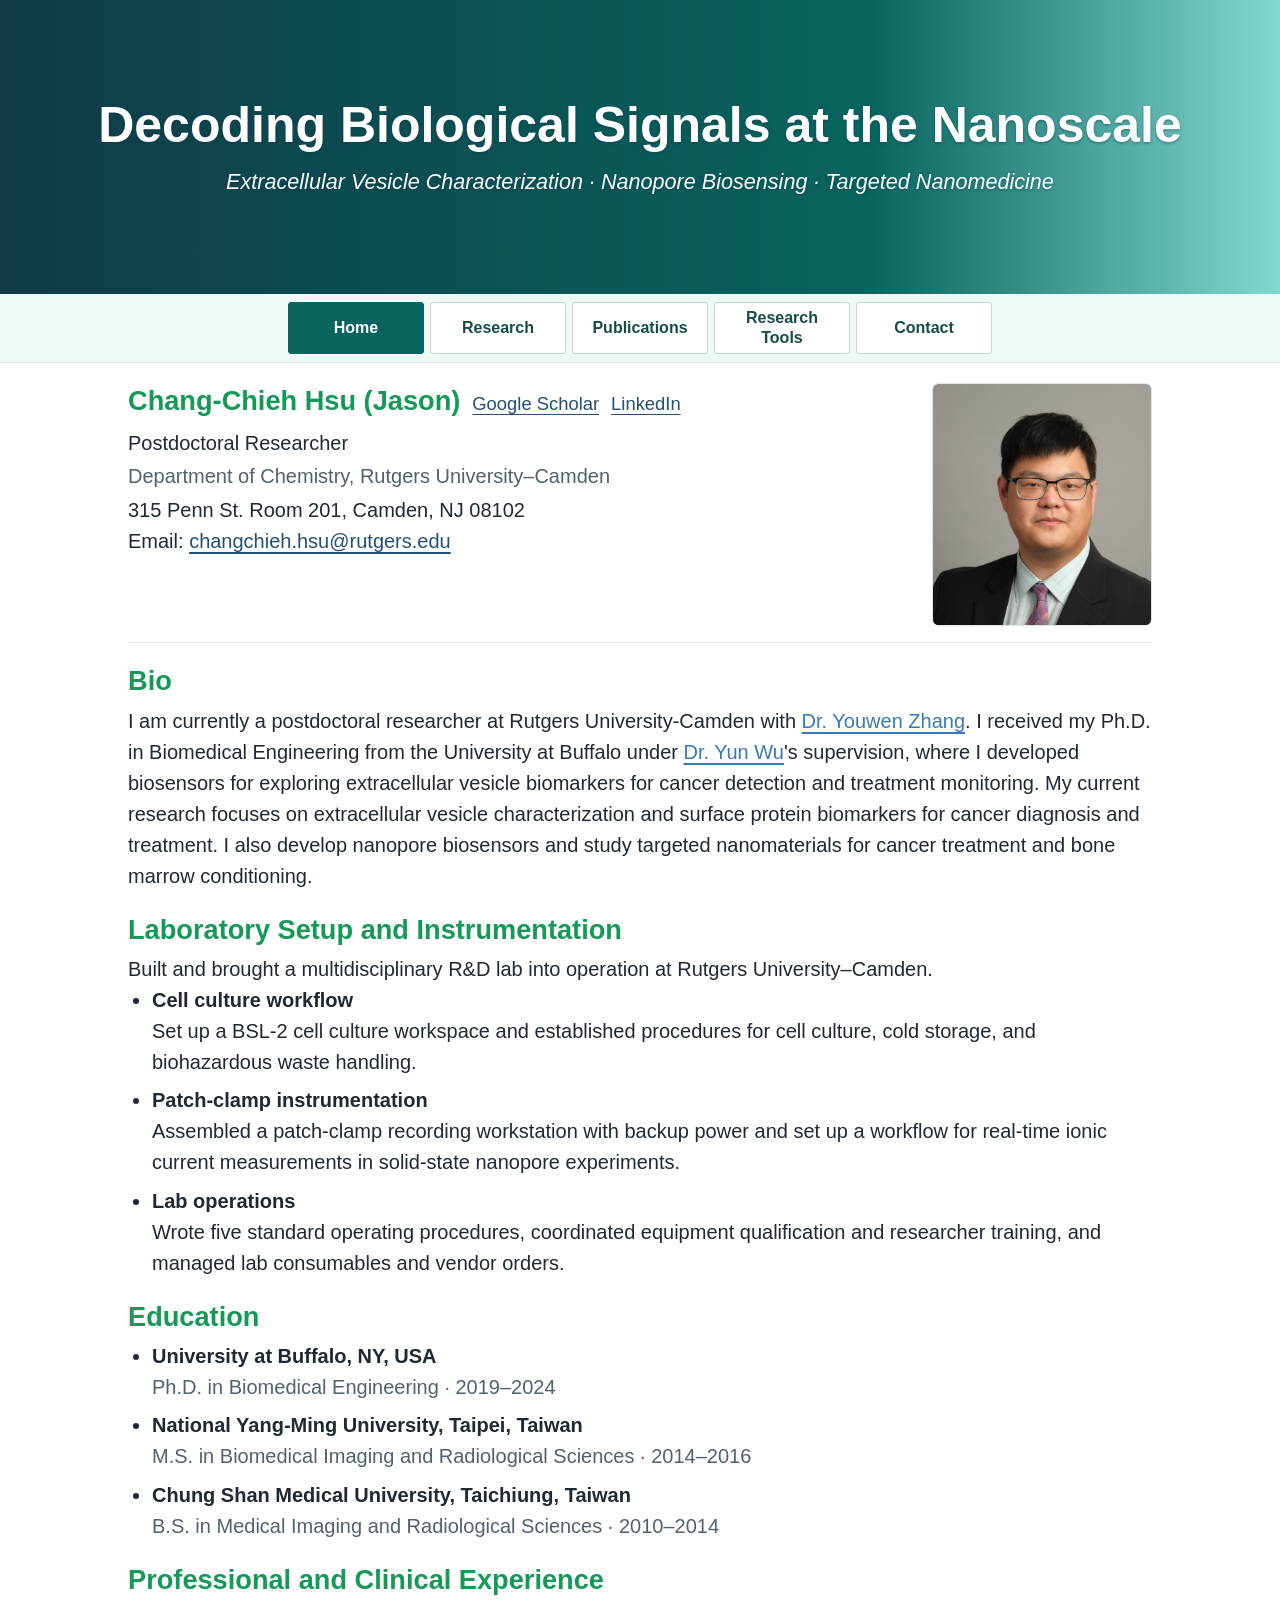
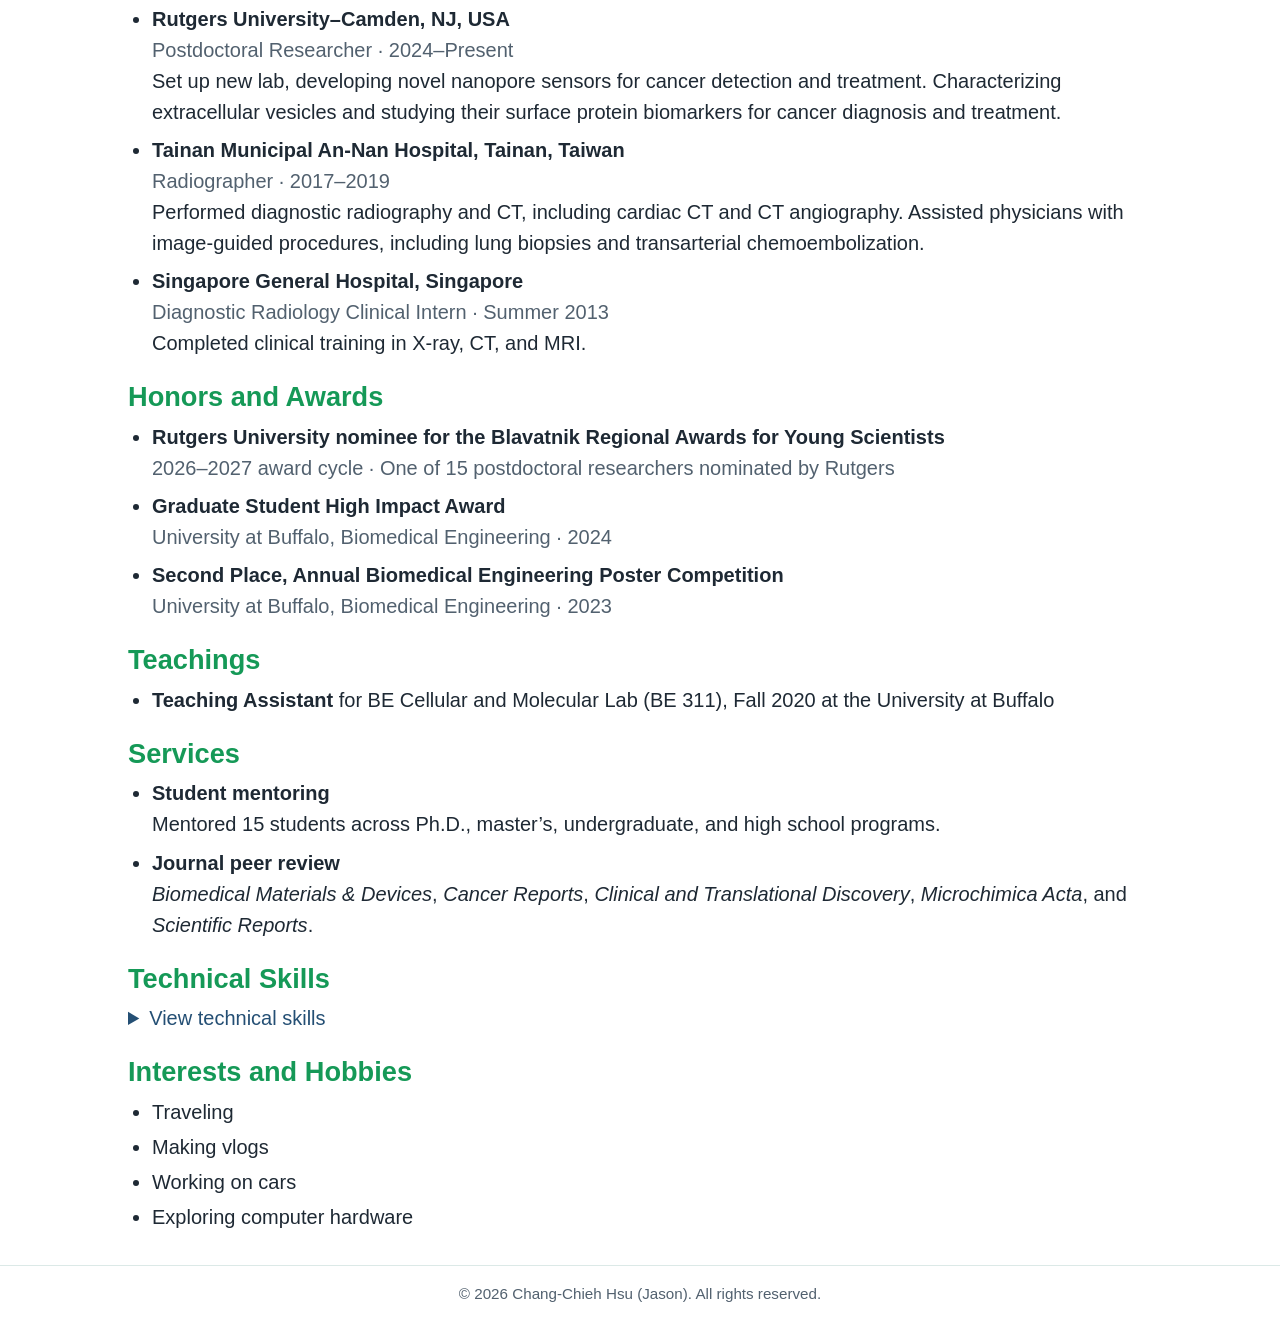
<file: index.html>
<!doctype html>
<html lang="en">
<head>
  <meta charset="utf-8">
  <meta name="viewport" content="width=device-width, initial-scale=1">

  <!-- 可修改｜瀏覽器分頁標題與搜尋結果摘要 -->
  <title>Decoding Biological Signals at the Nanoscale | Chang-Chieh Hsu (Jason)</title>
  <meta name="description" content="Chang-Chieh Hsu, postdoctoral researcher at Rutgers University–Camden. Research in extracellular vesicles, nanopore sensing, and targeted nanomedicine.">

  <style>
    :root {
      /* 可修改｜網站字體與配色。 */
      --site-font: Calibri, Carlito, "Segoe UI", Arial, sans-serif;
      --background: #ffffff;
      --text: #1e2934;
      --muted: #52616f;
      --accent: #244f74;
      --heading-green: #159957;
      --bio-link: #367AB6;
      --line: #dce4ea;
      --portrait-background: #eff4f8;
    }

    * { box-sizing: border-box; }

    body {
      margin: 0;
      background: var(--background);
      color: var(--text);
      font: 1.25rem/1.55 var(--site-font);
    }

    main {
      /* 可修改｜桌面版正文的最大寬度。 */
      width: min(100% - 3rem, 64rem);
      margin: 0 auto;
      padding: 1.25rem 0 2rem;
    }

    h1, h2, p { margin: 0; }

    h1, h2, h3, h4, h5, h6 { color: var(--heading-green); }

    h2 {
      margin-bottom: 0.45rem;
      font-size: 1.7rem;
      font-weight: 700;
      line-height: 1.3;
    }

    .home-banner-copy {
      min-width: 0;
      max-width: 68rem;
      text-shadow: 0 1px 3px rgba(16, 58, 72, 0.55);
    }

    .site-banner .home-banner-copy h1 {
      font-size: clamp(1.65rem, 4.1vw, 3.125rem);
      text-wrap: balance;
    }

    .home-banner-subtitle {
      margin: 0.75rem auto 0;
      color: #fff;
      font-size: clamp(1rem, 2vw, 1.35rem);
      line-height: 1.4;
      text-wrap: balance;
    }

    .bio-advisor { color: var(--bio-link); }

    a {
      color: var(--accent);
      text-underline-offset: 0.2em;
    }

    a:hover { text-decoration-thickness: 2px; }

    a:focus-visible {
      outline: 2px solid var(--accent);
      outline-offset: 4px;
      border-radius: 2px;
    }

    .profile {
      display: flex;
      align-items: flex-start;
      justify-content: space-between;
      gap: 1.5rem;
      padding-bottom: 1rem;
      border-bottom: 1px solid var(--line);
    }

    .position { margin-top: 0.6rem; }

    .affiliation {
      margin-top: 0.15rem;
      color: var(--muted);
    }

    .profile-contact {
      margin-top: 0.15rem;
      font-style: normal;
      overflow-wrap: anywhere;
    }

    .profile-heading {
      display: flex;
      flex-wrap: wrap;
      align-items: baseline;
      gap: 0.25rem 0.75rem;
    }

    .profile-heading h2 { margin-bottom: 0; }

    .profile-links {
      display: flex;
      flex-wrap: wrap;
      gap: 0.25rem 0.75rem;
      font-size: 1.15rem;
    }

    .portrait {
      display: grid;
      flex: 0 0 auto;
      place-items: center;
      /* 可修改｜桌面版照片寬度與長寬比。 */
      width: 220px;
      height: auto;
      aspect-ratio: 19 / 21;
      border: 1px solid var(--line);
      border-radius: 0.4rem;
      background: var(--portrait-background);
      color: var(--accent);
      object-fit: cover;
      object-position: center top;
      font: 700 2.05rem/1 var(--site-font);
    }

    section { margin-top: 1.25rem; }

    /* 可修改｜各區標題靠左排列，項目清單縮排並加圓點。 */
    .research-list,
    .cv-entries {
      margin: 0;
      padding-inline-start: 1.5rem;
      list-style: disc outside;
    }

    .research-list li + li { margin-top: 0.25rem; }
    .cv-entries li + li { margin-top: 0.45rem; }

    .cv-entries li > span {
      display: block;
      color: var(--muted);
    }

    details > summary {
      color: var(--accent);
      cursor: pointer;
    }

    details[open] > summary { margin-bottom: 0.7rem; }

    @media (max-width: 32rem) {
      main {
        width: calc(100% - 2rem);
        padding-top: 1rem;
      }

      .profile {
        gap: 0.75rem;
      }

      .portrait {
        width: clamp(6.5rem, 29vw, 8.5rem);
        font-size: 1.5rem;
      }
    }
  </style>
  <link rel="stylesheet" href="./site-header.css">
</head>

<body>
  <header class="site-banner">
    <!-- 可修改｜首頁橫幅的標題和研究方向副標題 -->
    <div class="home-banner-copy">
      <h1>Decoding Biological Signals at the Nanoscale</h1>
      <p class="home-banner-subtitle"><em>Extracellular Vesicle Characterization · Nanopore Biosensing · Targeted Nanomedicine</em></p>
    </div>
  </header>
  <nav class="site-nav" aria-label="Main navigation">
    <a href="./index.html" aria-current="page">Home</a>
    <a href="./research-interests.html">Research</a>
    <a href="./publications.html">Publications</a>
    <a href="./research-tools.html">Research Tools</a>
    <a href="./contact.html">Contact</a>
  </nav>

  <main>
    <header class="profile">
      <div>
        <!-- 可修改｜橫幅下方顯示的姓名、職稱、學校、地址和 Email -->
        <div class="profile-heading">
          <h2>Chang-Chieh Hsu (Jason)</h2>
          <!-- 可修改｜姓名後方的 Google Scholar 和 LinkedIn 連結 -->
          <p class="profile-links">
            <a href="https://scholar.google.com.tw/citations?user=eOPQp7AAAAAJ&amp;hl=zh-TW">Google Scholar</a>
            <a href="https://www.linkedin.com/in/jason-hsu-55351a210/">LinkedIn</a>
          </p>
        </div>
        <p class="position">Postdoctoral Researcher</p>
        <p class="affiliation">Department of Chemistry, Rutgers University–Camden</p>
        <address class="profile-contact">
          315 Penn St. Room 201, Camden, NJ 08102<br>
          Email: <a href="mailto:changchieh.hsu@rutgers.edu">changchieh.hsu@rutgers.edu</a>
        </address>

      </div>
 
      <img class="portrait" src="./profile.jpg" alt="Portrait of Chang-Chieh Hsu" width="220" height="243">
    </header>

    <section aria-labelledby="bio">
      <h2 id="bio">Bio</h2>
      <!-- 可修改｜自我介紹。直接替換 p 標籤之間的文字。 -->
      <p>I am currently a postdoctoral researcher at Rutgers University-Camden with <a class="bio-advisor" href="https://sites.rutgers.edu/youwen-zhang/" target="_blank" rel="noopener">Dr. Youwen Zhang</a>. I received my Ph.D. in Biomedical Engineering from the University at Buffalo under <a class="bio-advisor" href="https://www.acsu.buffalo.edu/~ywu32/" target="_blank" rel="noopener">Dr. Yun Wu</a>'s supervision, where I developed biosensors for exploring extracellular vesicle biomarkers for cancer detection and treatment monitoring. My current research focuses on extracellular vesicle characterization and surface protein biomarkers for cancer diagnosis and treatment. I also develop nanopore biosensors and study targeted nanomaterials for cancer treatment and bone marrow conditioning.</p>
    </section>

    <!-- 可修改｜博士後期間的實驗室建置與儀器架設。 -->
    <section aria-labelledby="lab-development">
      <h2 id="lab-development">Laboratory Setup and Instrumentation</h2>
      <p>Built and brought a multidisciplinary R&amp;D lab into operation at Rutgers University–Camden.
      <ul class="cv-entries">
        <li><strong>Cell culture workflow</strong><p>Set up a BSL-2 cell culture workspace and established procedures for cell culture, cold storage, and biohazardous waste handling.</p></li>
        <li><strong>Patch-clamp instrumentation</strong><p>Assembled a patch-clamp recording workstation with backup power and set up a workflow for real-time ionic current measurements in solid-state nanopore experiments.</p></li>
        <li><strong>Lab operations</strong><p>Wrote five standard operating procedures, coordinated equipment qualification and researcher training, and managed lab consumables and vendor orders.</p></li>
      </ul>
    </section>

    <!-- 可修改｜學歷。每個 li 是一筆學位資料。 -->
    <section aria-labelledby="education">
      <h2 id="education">Education</h2>
      <ul class="cv-entries">
        <li><strong>University at Buffalo, NY, USA</strong><span>Ph.D. in Biomedical Engineering · 2019–2024</span></li>
        <li><strong>National Yang-Ming University, Taipei, Taiwan</strong><span>M.S. in Biomedical Imaging and Radiological Sciences · 2014–2016</span></li>
        <li><strong>Chung Shan Medical University, Taichiung, Taiwan</strong><span>B.S. in Medical Imaging and Radiological Sciences · 2010–2014</span></li>
      </ul>
    </section>

    <!-- 可修改｜工作和研究經歷。 -->
    <section aria-labelledby="experience">
      <h2 id="experience">Professional and Clinical Experience</h2>
      <ul class="cv-entries">
        <li>
          <strong>Rutgers University–Camden, NJ, USA</strong><span>Postdoctoral Researcher · 2024–Present</span>
          <p>Set up new lab, developing novel nanopore sensors for cancer detection and treatment. Characterizing extracellular vesicles and studying their surface protein biomarkers for cancer diagnosis and treatment.</p>
        </li>
        <li>
          <strong>Tainan Municipal An-Nan Hospital, Tainan, Taiwan</strong><span>Radiographer · 2017–2019</span>
          <p>Performed diagnostic radiography and CT, including cardiac CT and CT angiography. Assisted physicians with image-guided procedures, including lung biopsies and transarterial chemoembolization.</p>
        </li>
        <li>
          <strong>Singapore General Hospital, Singapore</strong><span>Diagnostic Radiology Clinical Intern · Summer 2013</span>
          <p>Completed clinical training in X-ray, CT, and MRI.</p>
        </li>
      </ul>
    </section>

    <!-- 可修改｜獎項及提名。 -->
    <section aria-labelledby="awards">
      <h2 id="awards">Honors and Awards</h2>
      <ul class="cv-entries">
        <li><strong>Rutgers University nominee for the Blavatnik Regional Awards for Young Scientists</strong><span>2026–2027 award cycle · One of 15 postdoctoral researchers nominated by Rutgers</span></li>
        <li><strong>Graduate Student High Impact Award</strong><span>University at Buffalo, Biomedical Engineering · 2024</span></li>
        <li><strong>Second Place, Annual Biomedical Engineering Poster Competition</strong><span>University at Buffalo, Biomedical Engineering · 2023</span></li>
      </ul>
    </section>

    <!-- 可修改｜教學經歷。 -->
    <section aria-labelledby="teachings">
      <h2 id="teachings">Teachings</h2>
      <ul class="research-list">
        <li><strong>Teaching Assistant</strong> for BE Cellular and Molecular Lab (BE 311), Fall 2020 at the University at Buffalo</li>
      </ul>
    </section>

    <!-- 可修改｜學生指導與期刊審稿。 -->
    <section aria-labelledby="service">
      <h2 id="service">Services</h2>
      <ul class="cv-entries">
        <li><strong>Student mentoring</strong><p>Mentored 15 students across Ph.D., master’s, undergraduate, and high school programs.</p></li>
        <li><strong>Journal peer review</strong><p><cite>Biomedical Materials &amp; Devices</cite>, <cite>Cancer Reports</cite>, <cite>Clinical and Translational Discovery</cite>, <cite>Microchimica Acta</cite>, and <cite>Scientific Reports</cite>.</p></li>
      </ul>
    </section>

    <!-- 可修改｜技術技能。 -->
    <section aria-labelledby="skills">
      <h2 id="skills">Technical Skills</h2>
      <details>
        <summary>View technical skills</summary>
        <ul class="cv-entries">
          <li><strong>Cell and molecular assays</strong><p>2D and 3D cell culture, MTT, CCK-8, Western blot, ELISA, qRT-PCR, immunohistochemistry, and miRNA and DNA sample preparation.</p></li>
          <li><strong>Extracellular vesicle characterization and biosensing</strong><p>Nanoparticle tracking analysis (NTA), surface plasmon resonance (SPR), solid-state nanopores, and patch-clamp electrochemistry.</p></li>
          <li><strong>Nanomaterials synthesis and characterization</strong><p>Hydrothermal synthesis, core–shell and mesoporous silica synthesis, bioconjugation, X-ray diffraction, dynamic light scattering, TEM, photoluminescence and UV–vis spectroscopy, confocal and TIRF microscopy, and electron-beam gold deposition.</p></li>
          <li><strong>Data analysis and design</strong><p>SPSS, GraphPad Prism, Excel, and Autodesk Fusion 360 for 3D CAD.</p></li>
          <li><strong>Medical imaging</strong><p>Diagnostic radiography, portable X-ray, CT, and PET/CT.</p></li>
        </ul>
      </details>
    </section>

    <!-- 可修改｜興趣與愛好。 -->
    <section aria-labelledby="hobbies">
      <h2 id="hobbies">Interests and Hobbies</h2>
      <ul class="research-list">
        <li>Traveling</li>
        <li>Making vlogs</li>
        <li>Working on cars</li>
        <li>Exploring computer hardware</li>
      </ul>
    </section>
  </main>
  <footer class="site-footer">
    <p>&copy; 2026 Chang-Chieh Hsu (Jason). All rights reserved.</p>
  </footer>
  <script>
    // 可修改｜停用全站右鍵選單。移除此段 script 可恢復預設功能。
    document.addEventListener('contextmenu', (event) => {
      event.preventDefault();
    });
  </script>
</body>
</html>
</file>
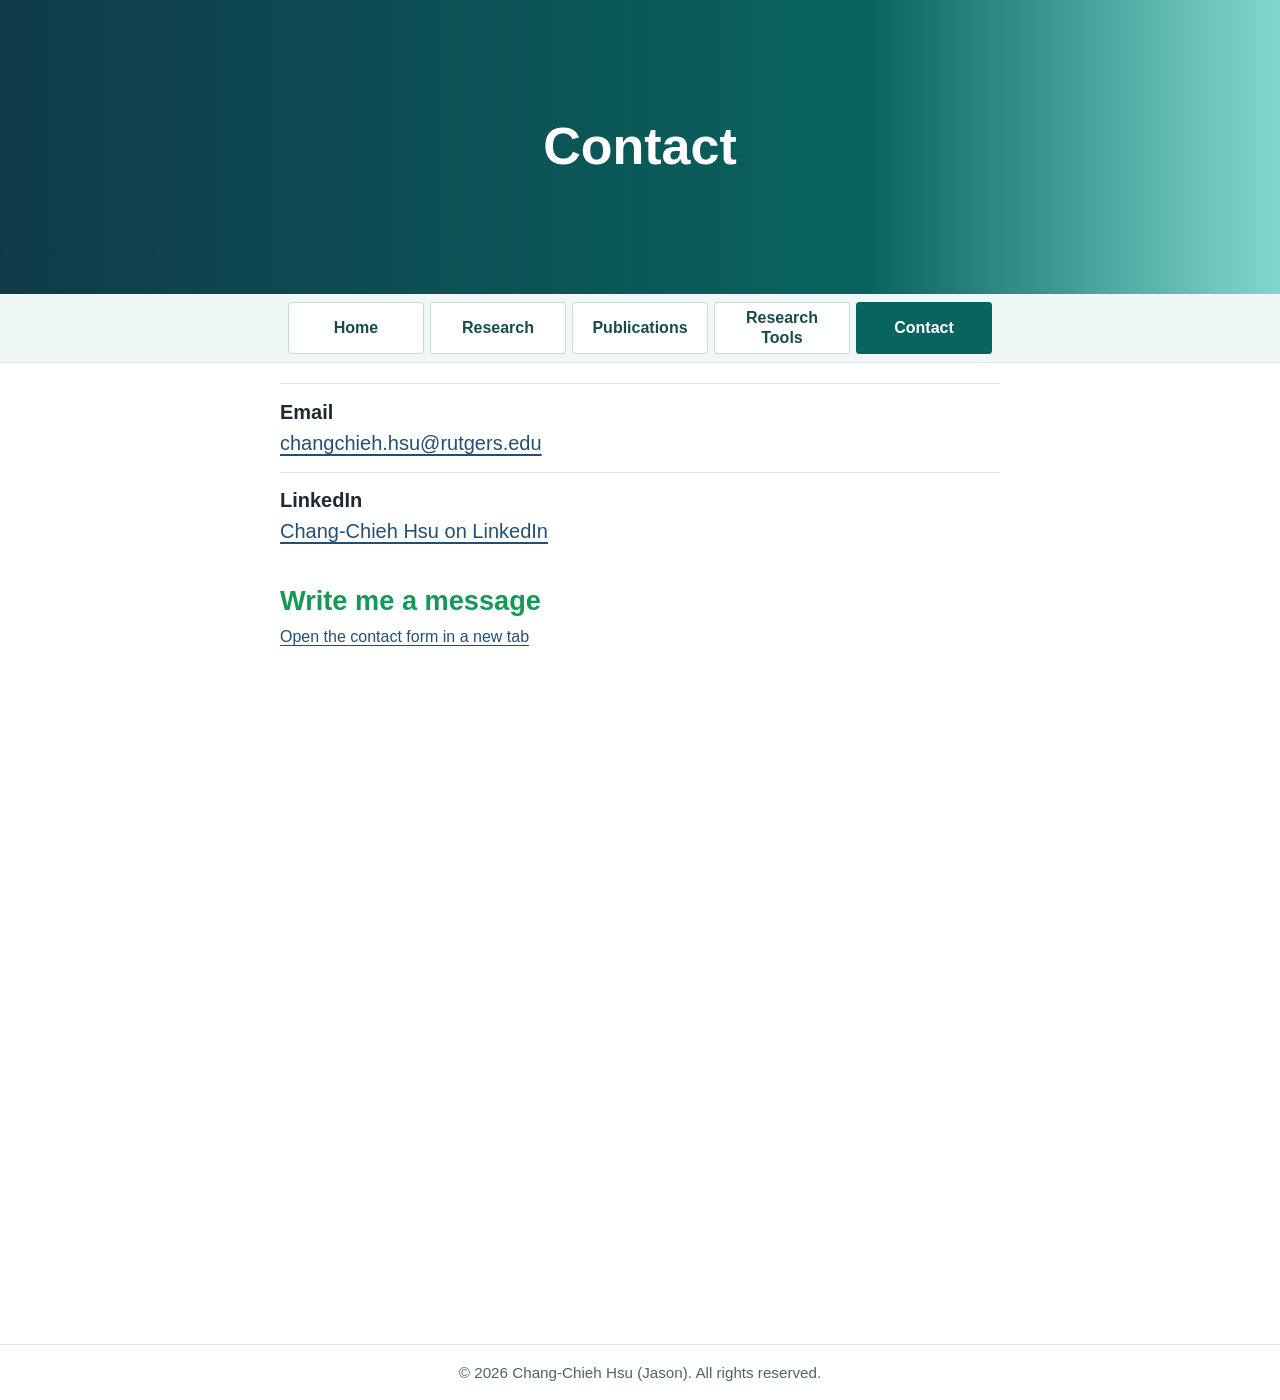
<file: contact.html>
<!doctype html>
<html lang="en">
<head>
  <meta charset="utf-8">
  <meta name="viewport" content="width=device-width, initial-scale=1">
  <title>Contact | Chang-Chieh Hsu (Jason)</title>
  <meta name="description" content="Contact Chang-Chieh Hsu, postdoctoral researcher at Rutgers University–Camden.">
  <style>
    :root {
      /* 可修改｜網站字體與配色。 */
      --site-font: Calibri, Carlito, "Segoe UI", Arial, sans-serif;
      --background: #ffffff;
      --text: #1e2934;
      --accent: #244f74;
      --heading-green: #159957;
      --line: #dce4ea;
    }

    * { box-sizing: border-box; }

    body {
      margin: 0;
      background: var(--background);
      color: var(--text);
      font: 1.25rem/1.55 var(--site-font);
    }

    main {
      /* 可修改｜桌面版正文的最大寬度。 */
      width: min(100% - 2rem, 45rem);
      margin: 0 auto;
      padding: 1.25rem 0 2rem;
    }

    h1, h2, p { margin: 0; }

    h2 {
      color: var(--heading-green);
      margin-bottom: 0.45rem;
      font-size: 1.7rem;
      font-weight: 700;
      line-height: 1.3;
    }

    a { color: var(--accent); text-underline-offset: 0.2em; }
    a:focus-visible { outline: 2px solid var(--accent); outline-offset: 4px; }
    .contact-details { margin: 0; overflow-wrap: anywhere; }
    .contact-details div { padding: 0.8rem 0; border-top: 1px solid var(--line); }
    .contact-details dt { font-weight: 700; }
    .contact-details dd { margin: 0; }
    .message-section { margin-top: 1.4rem; }
    .message-form-link { font-size: 1rem; }
    .tally-form {
      display: block;
      width: 100%;
      margin-top: 0.75rem;
      border: 0;
    }

  </style>
  <link rel="stylesheet" href="./site-header.css">
</head>
<body>
  <header class="site-banner">
    <h1>Contact</h1>
  </header>
  <nav class="site-nav" aria-label="Main navigation">
    <a href="./index.html">Home</a>
    <a href="./research-interests.html">Research</a>
    <a href="./publications.html">Publications</a>
    <a href="./research-tools.html">Research Tools</a>
    <a href="./contact.html" aria-current="page">Contact</a>
  </nav>
  <main>
    <section aria-label="Contact information">
      <!-- 可修改｜電子郵件和 LinkedIn。更新 Email 時請同時修改 href 和顯示文字。 -->
      <dl class="contact-details">
        <div>
          <dt>Email</dt>
          <dd><a href="mailto:changchieh.hsu@rutgers.edu">changchieh.hsu@rutgers.edu</a></dd>
        </div>
        <div>
          <dt>LinkedIn</dt>
          <dd><a href="https://www.linkedin.com/in/jason-hsu-55351a210/">Chang-Chieh Hsu on LinkedIn</a></dd>
        </div>
      </dl>
    </section>
    <section class="message-section" aria-labelledby="message-title">
      <h2 id="message-title">Write me a message</h2>
      <!-- 可修改｜換表單時同步更新公開連結與嵌入網址。 -->
      <p class="message-form-link"><a href="https://tally.so/r/aO5X1y" target="_blank" rel="noopener">Open the contact form in a new tab</a></p>
      <iframe
        class="tally-form"
        data-tally-src="https://tally.so/embed/aO5X1y?alignLeft=1&amp;hideTitle=1&amp;transparentBackground=1&amp;dynamicHeight=1"
        height="650"
        loading="lazy"
        title="Contact form"></iframe>
    </section>
  </main>
  <footer class="site-footer">
    <p>&copy; 2026 Chang-Chieh Hsu (Jason). All rights reserved.</p>
  </footer>
  <script src="https://tally.so/widgets/embed.js" async onload="Tally.loadEmbeds()"></script>
</body>
</html>
</file>
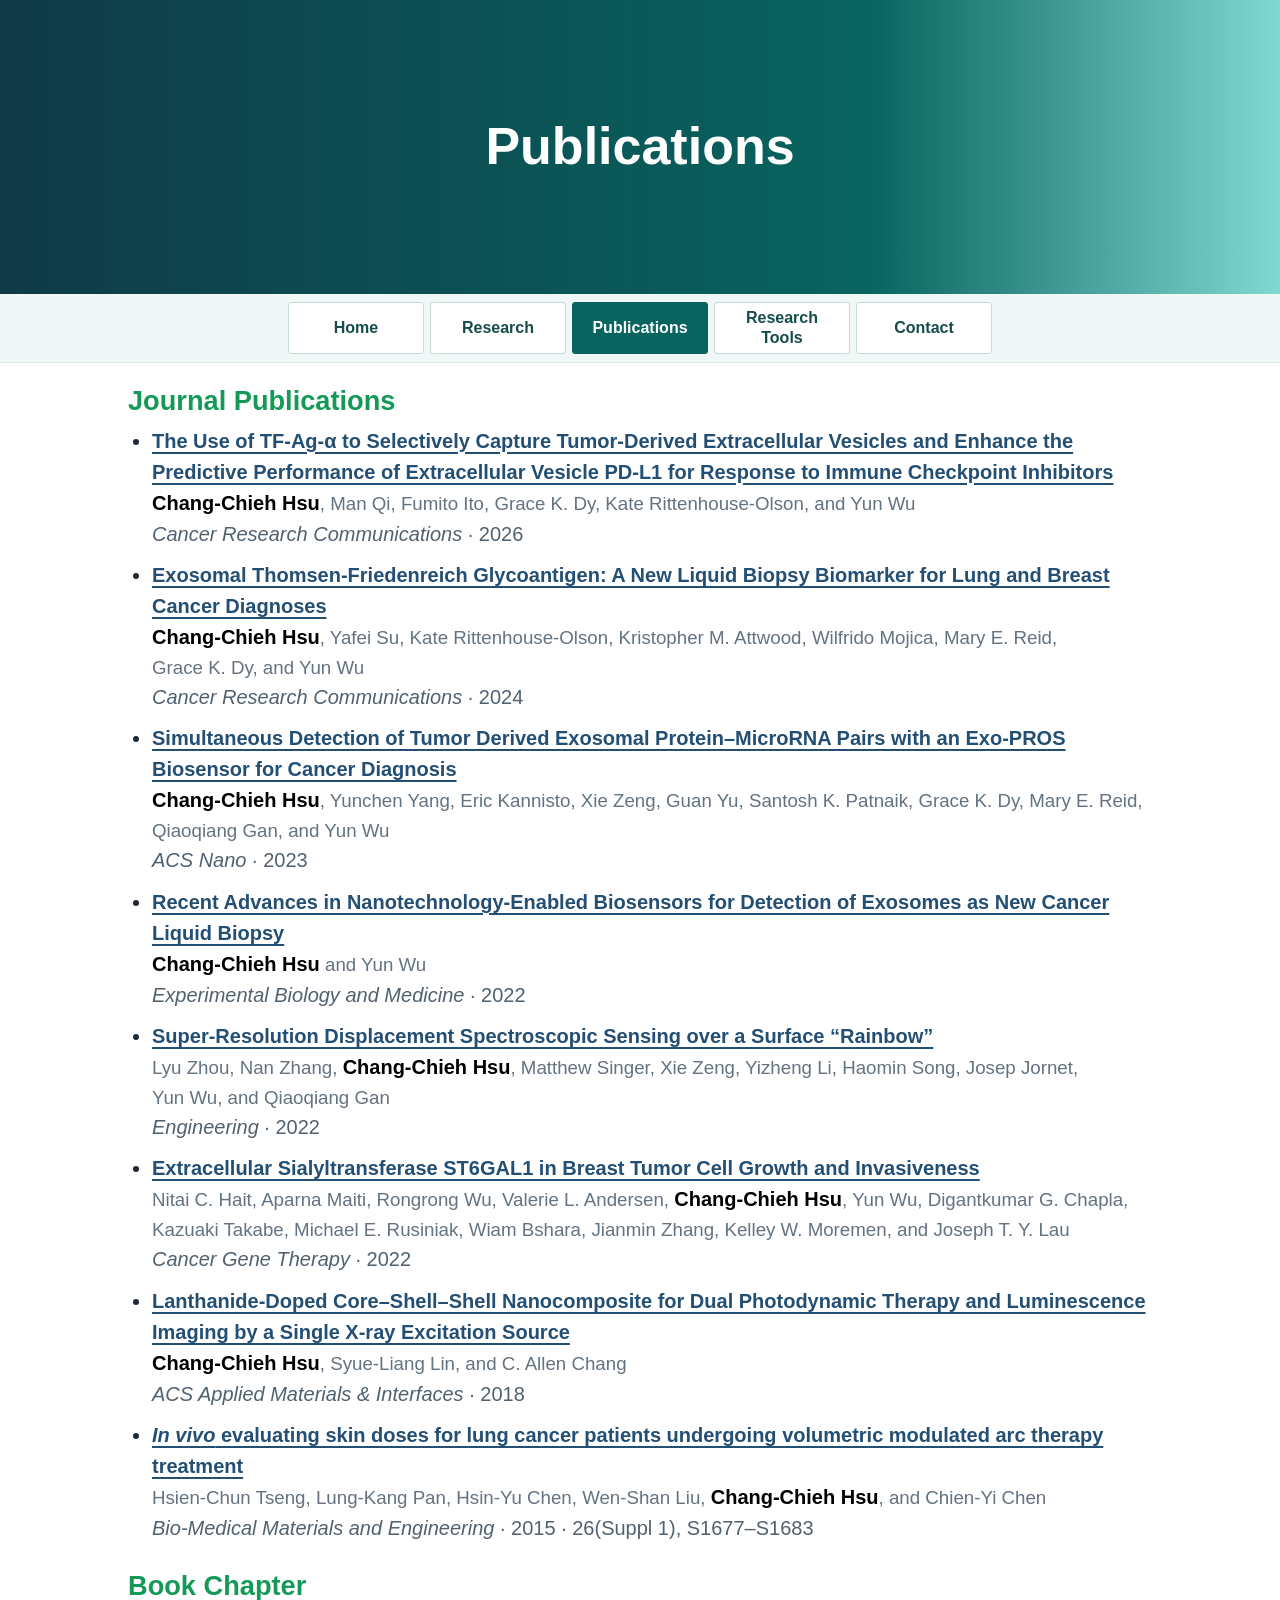
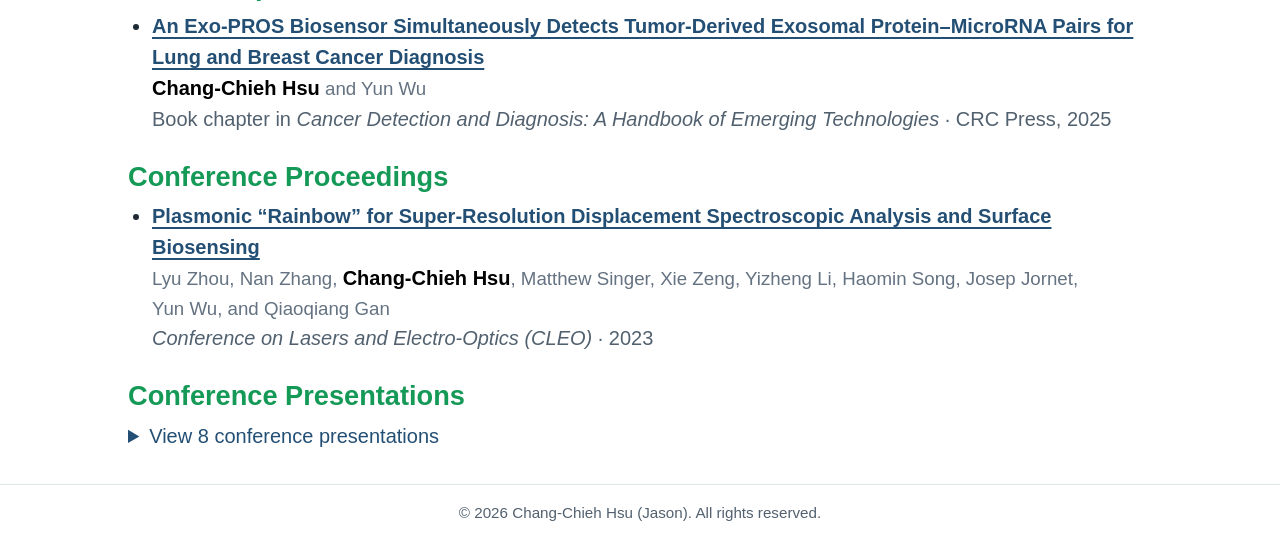
<file: publications.html>
<!doctype html>
<html lang="en">
<head>
  <meta charset="utf-8">
  <meta name="viewport" content="width=device-width, initial-scale=1">
  <title>Publications | Chang-Chieh Hsu (Jason)</title>
  <meta name="description" content="Journal articles, book chapters, conference proceedings, and presentations by Chang-Chieh Hsu.">
  <style>
    :root {
      /* 可修改｜網站字體與配色。 */
      --site-font: Calibri, Carlito, "Segoe UI", Arial, sans-serif;
      --background: #ffffff;
      --text: #1e2934;
      --accent: #244f74;
      --heading-green: #159957;
      --muted: #52616f;
    }

    * { box-sizing: border-box; }

    body {
      margin: 0;
      background: var(--background);
      color: var(--text);
      font: 1.25rem/1.55 var(--site-font);
    }

    main {
      /* 可修改｜桌面版正文的最大寬度。 */
      width: min(100% - 2rem, 64rem);
      margin: 0 auto;
      padding: 1.25rem 0 2rem;
    }

    h1, h2, p { margin: 0; }

    h2 {
      color: var(--heading-green);
      margin-bottom: 0.45rem;
      font-size: 1.7rem;
      font-weight: 700;
      line-height: 1.3;
    }

    a { color: var(--accent); text-underline-offset: 0.2em; }
    a:focus-visible { outline: 2px solid var(--accent); outline-offset: 4px; }
    section + section { margin-top: 1.5rem; }

    .publications {
      margin: 0;
      padding-inline-start: 1.5rem;
      list-style: disc outside;
    }

    .publications li + li { margin-top: 0.65rem; }

    .paper-title { font-weight: 650; }
    .paper-details { color: var(--muted); }
    .paper-authors {
      color: #647281;
      font-weight: 400;
      font-size: 1.17rem;
    }

    /* 每位作者的姓名在同一行顯示。 */
    .paper-authors .author-name { white-space: nowrap; }

    /* 可修改｜作者列中自己的名字。 */
    .paper-authors .author-self {
      color: #000;
      font-size: 1.25rem;
      font-weight: 800;
    }

    .cv-entries {
      margin: 0;
      padding-inline-start: 1.5rem;
      list-style: disc outside;
    }

    .cv-entries li + li { margin-top: 0.45rem; }

    .cv-entries li > span {
      display: block;
      color: var(--muted);
    }

    details > summary {
      color: var(--accent);
      cursor: pointer;
    }

    details[open] > summary { margin-bottom: 0.7rem; }

  </style>
  <link rel="stylesheet" href="./site-header.css">
</head>
<body>
  <header class="site-banner">
    <h1>Publications</h1>
  </header>
  <nav class="site-nav" aria-label="Main navigation">
    <a href="./index.html">Home</a>
    <a href="./research-interests.html">Research</a>
    <a href="./publications.html" aria-current="page">Publications</a>
    <a href="./research-tools.html">Research Tools</a>
    <a href="./contact.html">Contact</a>
  </nav>
  <main>

    <section aria-labelledby="publications">
      <h2 id="publications">Journal Publications</h2>
      <!-- 可修改｜期刊論文。新增時複製一組 li，替換 DOI 網址、標題、作者、期刊與年份。
           每位作者使用一個 author-name 標籤。新發表的論文可放在清單最上面。 -->
      <ul class="publications">
        <li>
          <a class="paper-title" href="https://doi.org/10.1158/2767-9764.CRC-26-0214">The Use of TF-Ag-α to Selectively Capture Tumor-Derived Extracellular Vesicles and Enhance the Predictive Performance of Extracellular Vesicle PD-L1 for Response to Immune Checkpoint Inhibitors</a>
          <p class="paper-details paper-authors">
            <span class="author-name"><strong class="author-self">Chang-Chieh Hsu</strong>,</span>
            <span class="author-name">Man Qi,</span>
            <span class="author-name">Fumito Ito,</span>
            <span class="author-name">Grace K. Dy,</span>
            <span class="author-name">Kate Rittenhouse-Olson,</span>
            and&nbsp;<span class="author-name">Yun Wu</span>
          </p>
          <p class="paper-details"><cite>Cancer Research Communications</cite> · 2026</p>
        </li>
        <li>
          <a class="paper-title" href="https://doi.org/10.1158/2767-9764.CRC-23-0505">Exosomal Thomsen-Friedenreich Glycoantigen: A New Liquid Biopsy Biomarker for Lung and Breast Cancer Diagnoses</a>
          <p class="paper-details paper-authors">
            <span class="author-name"><strong class="author-self">Chang-Chieh Hsu</strong>,</span>
            <span class="author-name">Yafei Su,</span>
            <span class="author-name">Kate Rittenhouse-Olson,</span>
            <span class="author-name">Kristopher M. Attwood,</span>
            <span class="author-name">Wilfrido Mojica,</span>
            <span class="author-name">Mary E. Reid,</span>
            <span class="author-name">Grace K. Dy,</span>
            and&nbsp;<span class="author-name">Yun Wu</span>
          </p>
          <p class="paper-details"><cite>Cancer Research Communications</cite> · 2024</p>
        </li>
        <li>
          <a class="paper-title" href="https://doi.org/10.1021/acsnano.2c10970">Simultaneous Detection of Tumor Derived Exosomal Protein–MicroRNA Pairs with an Exo-PROS Biosensor for Cancer Diagnosis</a>
          <p class="paper-details paper-authors">
            <span class="author-name"><strong class="author-self">Chang-Chieh Hsu</strong>,</span>
            <span class="author-name">Yunchen Yang,</span>
            <span class="author-name">Eric Kannisto,</span>
            <span class="author-name">Xie Zeng,</span>
            <span class="author-name">Guan Yu,</span>
            <span class="author-name">Santosh K. Patnaik,</span>
            <span class="author-name">Grace K. Dy,</span>
            <span class="author-name">Mary E. Reid,</span>
            <span class="author-name">Qiaoqiang Gan,</span>
            and&nbsp;<span class="author-name">Yun Wu</span>
          </p>
          <p class="paper-details"><cite>ACS Nano</cite> · 2023</p>
        </li>
        <li>
          <a class="paper-title" href="https://doi.org/10.1177/15353702221110813">Recent Advances in Nanotechnology-Enabled Biosensors for Detection of Exosomes as New Cancer Liquid Biopsy</a>
          <p class="paper-details paper-authors">
            <span class="author-name"><strong class="author-self">Chang-Chieh Hsu</strong></span>
            and&nbsp;<span class="author-name">Yun Wu</span>
          </p>
          <p class="paper-details"><cite>Experimental Biology and Medicine</cite> · 2022</p>
        </li>
        <li>
          <a class="paper-title" href="https://doi.org/10.1016/j.eng.2022.03.018">Super-Resolution Displacement Spectroscopic Sensing over a Surface “Rainbow”</a>
          <p class="paper-details paper-authors">
            <span class="author-name">Lyu Zhou,</span>
            <span class="author-name">Nan Zhang,</span>
            <span class="author-name"><strong class="author-self">Chang-Chieh Hsu</strong>,</span>
            <span class="author-name">Matthew Singer,</span>
            <span class="author-name">Xie Zeng,</span>
            <span class="author-name">Yizheng Li,</span>
            <span class="author-name">Haomin Song,</span>
            <span class="author-name">Josep Jornet,</span>
            <span class="author-name">Yun Wu,</span>
            and&nbsp;<span class="author-name">Qiaoqiang Gan</span>
          </p>
          <p class="paper-details"><cite>Engineering</cite> · 2022</p>
        </li>
        <li>
          <a class="paper-title" href="https://doi.org/10.1038/s41417-022-00485-y">Extracellular Sialyltransferase ST6GAL1 in Breast Tumor Cell Growth and Invasiveness</a>
          <p class="paper-details paper-authors">
            <span class="author-name">Nitai C. Hait,</span>
            <span class="author-name">Aparna Maiti,</span>
            <span class="author-name">Rongrong Wu,</span>
            <span class="author-name">Valerie L. Andersen,</span>
            <span class="author-name"><strong class="author-self">Chang-Chieh Hsu</strong>,</span>
            <span class="author-name">Yun Wu,</span>
            <span class="author-name">Digantkumar G. Chapla,</span>
            <span class="author-name">Kazuaki Takabe,</span>
            <span class="author-name">Michael E. Rusiniak,</span>
            <span class="author-name">Wiam Bshara,</span>
            <span class="author-name">Jianmin Zhang,</span>
            <span class="author-name">Kelley W. Moremen,</span>
            and&nbsp;<span class="author-name">Joseph T. Y. Lau</span>
          </p>
          <p class="paper-details"><cite>Cancer Gene Therapy</cite> · 2022</p>
        </li>
        <li>
          <a class="paper-title" href="https://doi.org/10.1021/acsami.8b00015">Lanthanide-Doped Core–Shell–Shell Nanocomposite for Dual Photodynamic Therapy and Luminescence Imaging by a Single X-ray Excitation Source</a>
          <p class="paper-details paper-authors">
            <span class="author-name"><strong class="author-self">Chang-Chieh Hsu</strong>,</span>
            <span class="author-name">Syue-Liang Lin,</span>
            and&nbsp;<span class="author-name">C. Allen Chang</span>
          </p>
          <p class="paper-details"><cite>ACS Applied Materials &amp; Interfaces</cite> · 2018</p>
        </li>
        <li>
          <a class="paper-title" href="https://doi.org/10.3233/BME-151467"><i>In vivo</i> evaluating skin doses for lung cancer patients undergoing volumetric modulated arc therapy treatment</a>
          <p class="paper-details paper-authors">
            <span class="author-name">Hsien-Chun Tseng,</span>
            <span class="author-name">Lung-Kang Pan,</span>
            <span class="author-name">Hsin-Yu Chen,</span>
            <span class="author-name">Wen-Shan Liu,</span>
            <span class="author-name"><strong class="author-self">Chang-Chieh Hsu</strong>,</span>
            and&nbsp;<span class="author-name">Chien-Yi Chen</span>
          </p>
          <p class="paper-details"><cite>Bio-Medical Materials and Engineering</cite> · 2015 · 26(Suppl 1), S1677–S1683</p>
        </li>
      </ul>
    </section>

    <!-- 可修改｜書籍章節。 -->
    <section aria-labelledby="book-chapter">
      <h2 id="book-chapter">Book Chapter</h2>
      <ul class="publications">
        <li>
          <a class="paper-title" href="https://doi.org/10.1201/9781003449942-16">An Exo-PROS Biosensor Simultaneously Detects Tumor-Derived Exosomal Protein–MicroRNA Pairs for Lung and Breast Cancer Diagnosis</a>
          <p class="paper-details paper-authors">
            <span class="author-name"><strong class="author-self">Chang-Chieh Hsu</strong></span>
            and&nbsp;<span class="author-name">Yun Wu</span>
          </p>
          <p class="paper-details">Book chapter in <cite>Cancer Detection and Diagnosis: A Handbook of Emerging Technologies</cite> · CRC Press, 2025</p>
        </li>
      </ul>
    </section>

    <!-- 可修改｜會議論文。 -->
    <section aria-labelledby="conference-proceedings">
      <h2 id="conference-proceedings">Conference Proceedings</h2>
      <ul class="publications">
        <li>
          <a class="paper-title" href="https://doi.org/10.1364/CLEO_FS.2023.FF1C.3">Plasmonic “Rainbow” for Super-Resolution Displacement Spectroscopic Analysis and Surface Biosensing</a>
          <p class="paper-details paper-authors">
            <span class="author-name">Lyu Zhou,</span>
            <span class="author-name">Nan Zhang,</span>
            <span class="author-name"><strong class="author-self">Chang-Chieh Hsu</strong>,</span>
            <span class="author-name">Matthew Singer,</span>
            <span class="author-name">Xie Zeng,</span>
            <span class="author-name">Yizheng Li,</span>
            <span class="author-name">Haomin Song,</span>
            <span class="author-name">Josep Jornet,</span>
            <span class="author-name">Yun Wu,</span>
            and&nbsp;<span class="author-name">Qiaoqiang Gan</span>
          </p>
          <p class="paper-details"><cite>Conference on Lasers and Electro-Optics (CLEO)</cite> · 2023</p>
        </li>
      </ul>
    </section>


    <!-- 可修改｜會議發表，包含共同作者的報告。 -->
    <section aria-labelledby="conference">
      <h2 id="conference">Conference Presentations</h2>
      <details>
        <summary>View 8 conference presentations</summary>
        <ul class="cv-entries">
          <li><strong>Prediction and Monitoring of Response to Immune Checkpoint Inhibitor in Lung Cancer Using Exosomal PD-L1–microRNA Pairs Detected by an Exo-PROS Liquid Biopsy Assay</strong><span>BMES Annual Meeting · Oral presentation · Baltimore, 2024</span></li>
          <li><strong>Exosomal Thomsen–Friedenreich Glycoantigen as a Liquid Biopsy Biomarker for Lung and Breast Cancer</strong><span>BMES Annual Meeting · Oral presentation · Baltimore, 2024</span></li>
          <li><strong>Selective Capture of Tumor-Derived Exosomes Using TF-Ag-α to Improve Prediction of Response to Immune Checkpoint Inhibitors</strong><span>BMES Annual Meeting · Poster · Baltimore, 2024</span></li>
          <li><strong>Exosomal Thomsen–Friedenreich Glycoantigen as a New Biomarker for Cancer Liquid Biopsy</strong><span>BMES Annual Meeting · Poster · Seattle, 2023</span></li>
          <li><strong>Exosomal PD-L1–microRNA Pairs Detected by Exo-PROS for Prediction of Immune Checkpoint Inhibitor Response</strong><span>BMES Annual Meeting · Poster · Seattle, 2023</span></li>
          <li><strong>Super-Resolution Displacement Spectroscopic Sensing over a Surface “Rainbow”</strong><span>Frontiers in Optics + Laser Science · Oral presentation · Rochester, 2022</span></li>
          <li><strong>Exosomal Thomsen–Friedenreich Glycoantigen as a New Biomarker for Cancer Early Detection</strong><span>BMES Annual Meeting · Poster · Orlando, 2021</span></li>
          <li><strong>Detection of Exosomal Annexin-A8 and miR-342 for Breast Cancer Diagnosis with an Exo-PROS Assay</strong><span>BMES Annual Meeting · Poster · Orlando, 2021</span></li>
        </ul>
      </details>
    </section>
  </main>
  <footer class="site-footer">
    <p>&copy; 2026 Chang-Chieh Hsu (Jason). All rights reserved.</p>
  </footer>
</body>
</html>
</file>
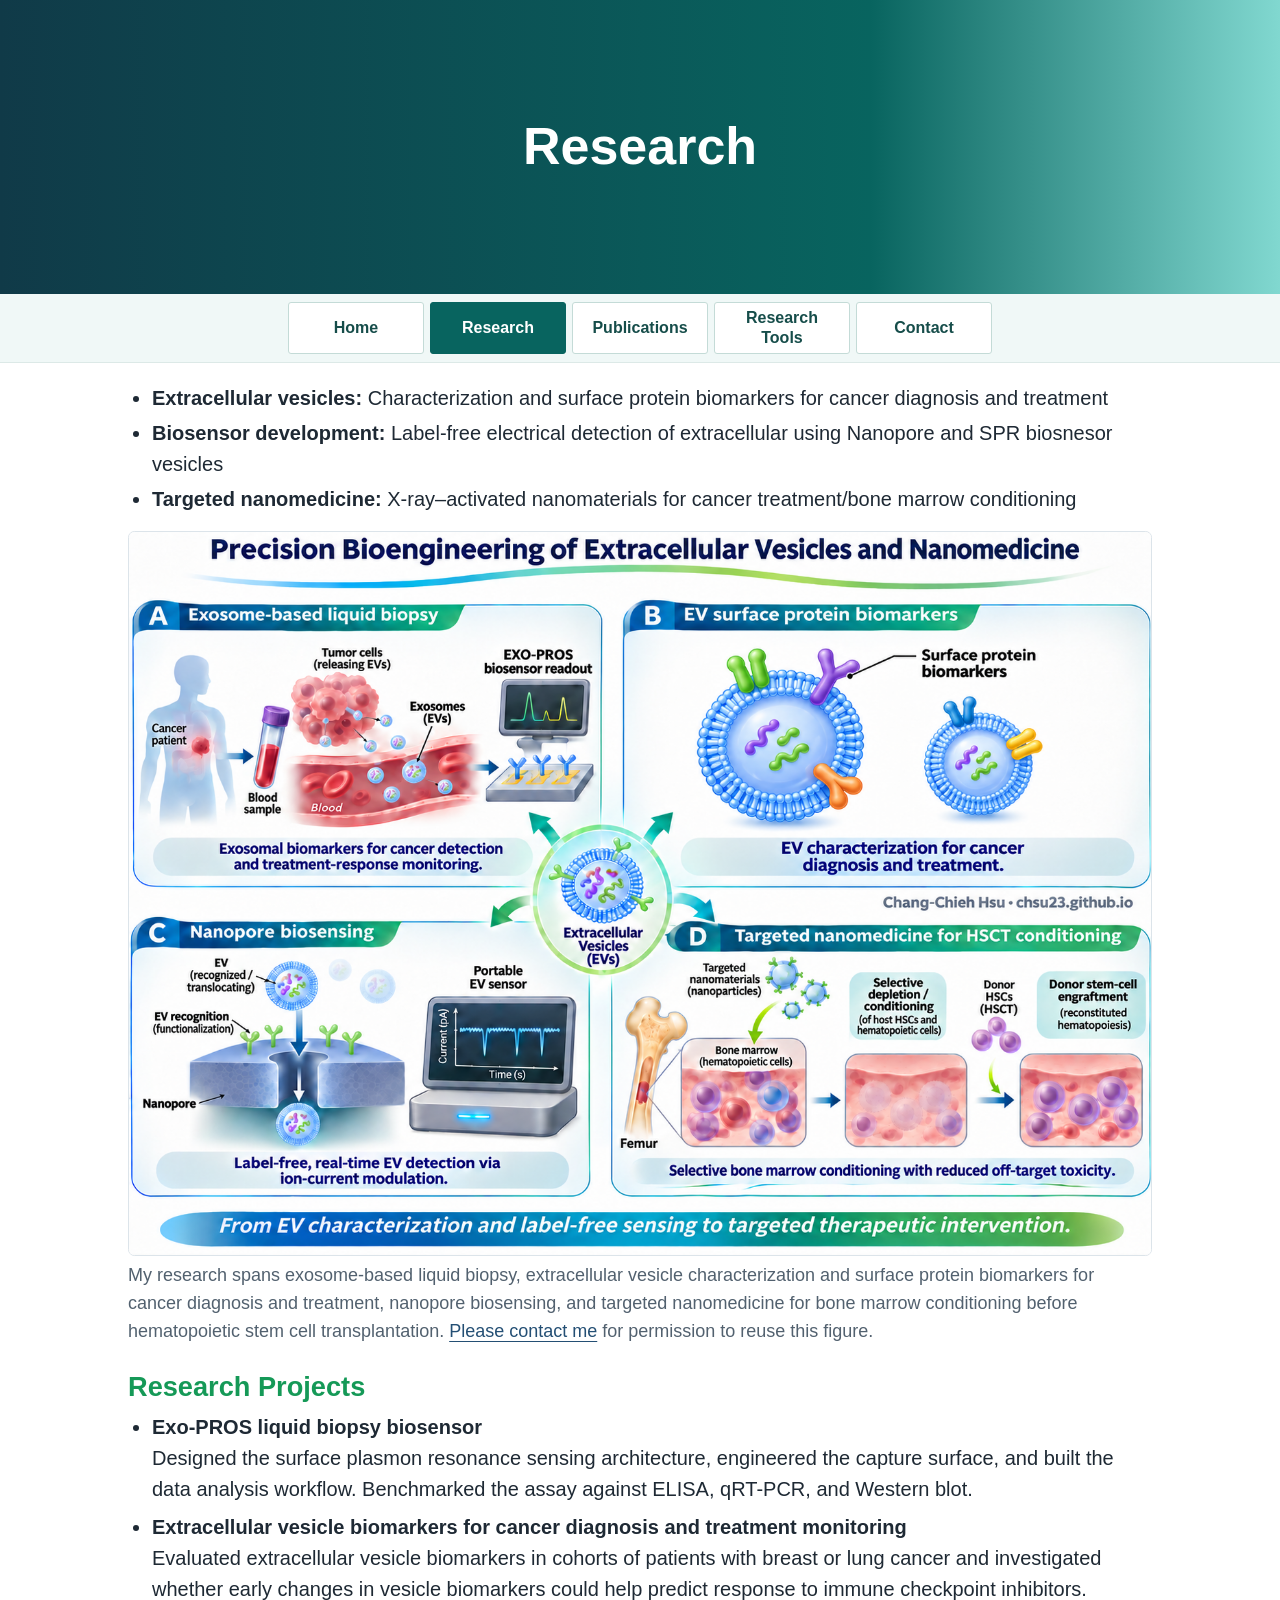
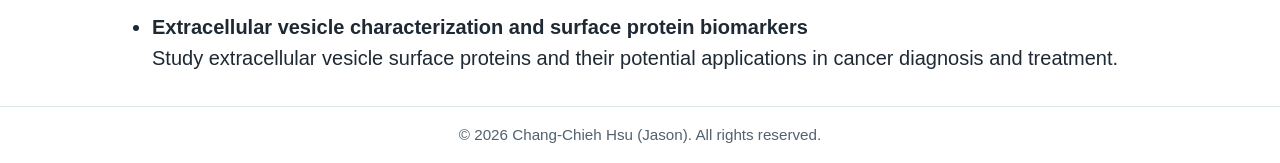
<file: research-interests.html>
<!doctype html>
<html lang="en">
<head>
  <meta charset="utf-8">
  <meta name="viewport" content="width=device-width, initial-scale=1">
  <title>Research | Chang-Chieh Hsu (Jason)</title>
  <meta name="description" content="Research interests of Chang-Chieh Hsu in extracellular vesicles, biosensor development, and targeted nanomedicine.">
  <link rel="stylesheet" href="./site-header.css">
  <style>
    :root {
      --muted: #52616f;
      --line: #dce4ea;
    }

    * { box-sizing: border-box; }

    body {
      margin: 0;
      color: #1e2934;
      font: 1.25rem/1.55 Calibri, Carlito, "Segoe UI", Arial, sans-serif;
    }

    h1 { margin: 0; }

    main {
      width: min(100% - 2rem, 64rem);
      margin: 0 auto;
      padding: 1.25rem 0 2rem;
    }

    a { color: #244f74; text-underline-offset: 0.2em; }
    a:focus-visible { outline: 2px solid #244f74; outline-offset: 4px; }

    .research-list {
      margin: 0;
      padding-inline-start: 1.5rem;
    }

    .research-list li + li { margin-top: 0.25rem; }

    .research-overview { margin: 1rem 0 0; }

    .research-overview img {
      display: block;
      width: 100%;
      height: auto;
      border: 1px solid var(--line);
      border-radius: 0.4rem;
    }

    .research-overview figcaption {
      margin-top: 0.35rem;
      color: var(--muted);
      font-size: 1.125rem;
    }

    section + section { margin-top: 1.5rem; }

    h2 {
      margin: 0 0 0.45rem;
      color: #159957;
      font-size: 1.7rem;
      font-weight: 700;
      line-height: 1.3;
    }

    .cv-entries {
      margin: 0;
      padding-inline-start: 1.5rem;
      list-style: disc outside;
    }

    .cv-entries li + li { margin-top: 0.45rem; }
    .cv-entries p { margin: 0; }

  </style>
</head>
<body>
  <header class="site-banner">
    <h1 id="research">Research</h1>
  </header>
  <nav class="site-nav" aria-label="Main navigation">
    <a href="./index.html">Home</a>
    <a href="./research-interests.html" aria-current="page">Research</a>
    <a href="./publications.html">Publications</a>
    <a href="./research-tools.html">Research Tools</a>
    <a href="./contact.html">Contact</a>
  </nav>
  <main>
    <section aria-labelledby="research">
      <!-- 可修改｜研究方向。每個 li 是一個項目，可複製或刪除整行。 -->
      <ul class="research-list">
        <li><strong>Extracellular vesicles:</strong> Characterization and surface protein biomarkers for cancer diagnosis and treatment</li>
        <li><strong>Biosensor development:</strong> Label-free electrical detection of extracellular using Nanopore and SPR biosnesor vesicles</li>
        <li><strong>Targeted nanomedicine:</strong> X-ray–activated nanomaterials for cancer treatment/bone marrow conditioning</li>
      </ul>

      <!-- 可修改｜用同名的 research-overview.png 覆蓋舊圖即可。圖說可在 figcaption 裡修改。 -->
      <figure class="research-overview">
        <img alt="Four research areas: exosome-based liquid biopsy, extracellular vesicle surface protein biomarkers, nanopore biosensing, and targeted nanomedicine for stem cell transplant conditioning." width="1491" height="1055" loading="lazy" decoding="async"
          src="./research-overview.png">
        <figcaption>My research spans exosome-based liquid biopsy, extracellular vesicle characterization and surface protein biomarkers for cancer diagnosis and treatment, nanopore biosensing, and targeted nanomedicine for bone marrow conditioning before hematopoietic stem cell transplantation. <a href="./contact.html">Please contact me</a> for permission to reuse this figure.</figcaption>
      </figure>
    </section>

    <!-- 可修改｜研究專案。 -->
    <section aria-labelledby="projects">
      <h2 id="projects">Research Projects</h2>
      <ul class="cv-entries">
        <li><strong>Exo-PROS liquid biopsy biosensor</strong><p>Designed the surface plasmon resonance sensing architecture, engineered the capture surface, and built the data analysis workflow. Benchmarked the assay against ELISA, qRT-PCR, and Western blot.</p></li>
        <li><strong>Extracellular vesicle biomarkers for cancer diagnosis and treatment monitoring</strong><p>Evaluated extracellular vesicle biomarkers in cohorts of patients with breast or lung cancer and investigated whether early changes in vesicle biomarkers could help predict response to immune checkpoint inhibitors.</p></li>
        <li><strong>Extracellular vesicle characterization and surface protein biomarkers</strong><p>Study extracellular vesicle surface proteins and their potential applications in cancer diagnosis and treatment.</p></li>
      </ul>
    </section>
  </main>
  <footer class="site-footer">
    <p>&copy; 2026 Chang-Chieh Hsu (Jason). All rights reserved.</p>
  </footer>
  <script>
    // 可修改｜研究概覽圖的右鍵設定。
    document.querySelector('.research-overview img').addEventListener('contextmenu', (event) => {
      event.preventDefault();
    });
  </script>
</body>
</html>
</file>
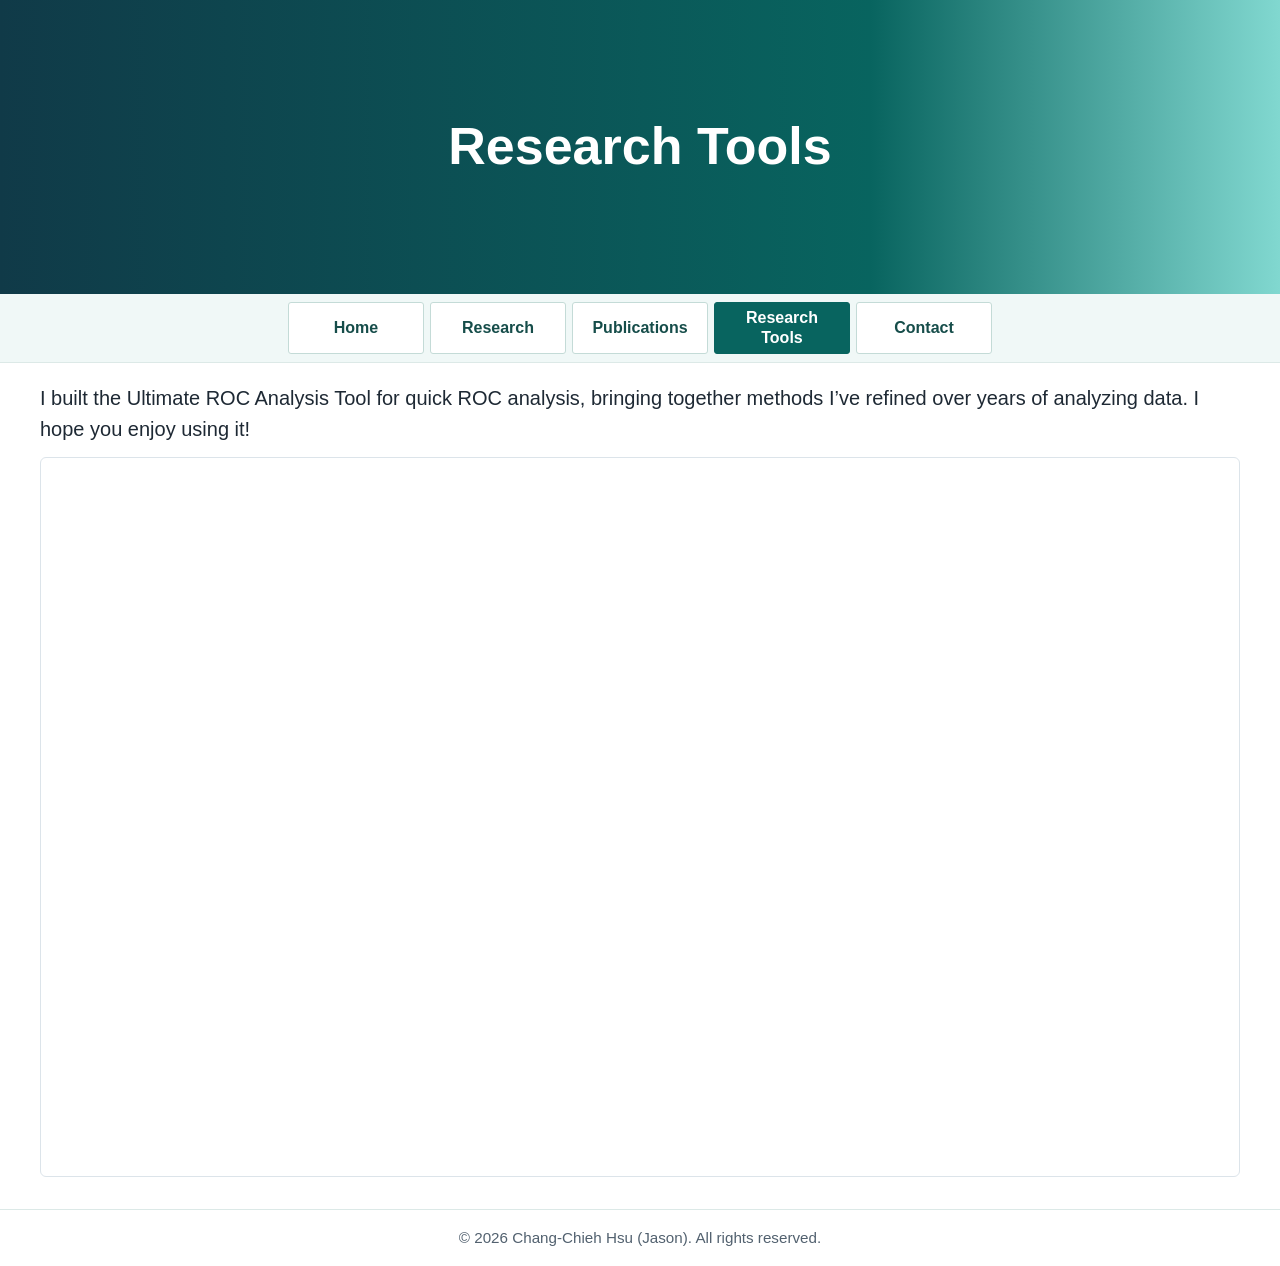
<file: research-tools.html>
<!doctype html>
<html lang="en">
<head>
  <meta charset="utf-8">
  <meta name="viewport" content="width=device-width, initial-scale=1">
  <title>Research Tools | Chang-Chieh Hsu (Jason)</title>
  <meta name="description" content="ROC analysis and paired statistical comparisons for research.">
  <link rel="stylesheet" href="./site-header.css">
  <style>
    * { box-sizing: border-box; }
    body {
      margin: 0;
      color: #1e2934;
      font: 1.25rem/1.55 Calibri, Carlito, "Segoe UI", Arial, sans-serif;
    }
    h1, p { margin: 0; }
    main {
      width: min(100% - 2rem, 75rem);
      margin: 0 auto;
      padding: 1.25rem 0 2rem;
    }
    .roc-intro { margin-bottom: 0.75rem; }
    .roc-tool {
      display: block;
      width: 100%;
      height: max(34rem, 80vh);
      margin-top: 0.75rem;
      border: 1px solid #dce4ea;
      border-radius: 6px;
    }
  </style>
</head>
<body>
  <header class="site-banner">
    <h1>Research Tools</h1>
  </header>
  <nav class="site-nav" aria-label="Main navigation">
    <a href="./index.html">Home</a>
    <a href="./research-interests.html">Research</a>
    <a href="./publications.html">Publications</a>
    <a href="./research-tools.html" aria-current="page">Research Tools</a>
    <a href="./contact.html">Contact</a>
  </nav>
  <main>
    <p class="roc-intro">I built the Ultimate ROC Analysis Tool for quick ROC analysis, bringing together methods I’ve refined over years of analyzing data. I hope you enjoy using it!</p>
    <!-- 可修改｜ROC 專案網址。請更新 iframe 的 src。 -->
    <iframe class="roc-tool" src="https://chsu23.github.io/Ultimate-ROC-analysis/" title="ROC Analysis Tool"></iframe>
  </main>
  <footer class="site-footer">
    <p>&copy; 2026 Chang-Chieh Hsu (Jason). All rights reserved.</p>
  </footer>
</body>
</html>
</file>
<file: site-header.css>
/* 可修改｜各頁共用的橫幅高度、漸層和導覽按鈕寬度。 */
:root {
  --banner-start: #103A48;
  --banner-mid: #08645F;
  --banner-end: #81D8D0;
  --banner-height: clamp(13.5rem, 23vw, 19rem);
  --nav-button-width: 8.5rem;
}

.site-banner {
  display: grid;
  place-items: center;
  min-height: var(--banner-height);
  padding: 1rem;
  background: linear-gradient(90deg, var(--banner-start), var(--banner-mid) 68%, var(--banner-end));
  text-align: center;
}

.site-banner h1 {
  font-size: clamp(2rem, 5vw, 3.25rem);
  font-weight: 700;
  line-height: 1.15;
  color: #fff;
}

/* 可修改｜頂部導覽列與按鈕的尺寸。 */
.site-nav {
  display: grid;
  grid-template-columns: repeat(5, minmax(0, var(--nav-button-width)));
  justify-content: center;
  grid-auto-rows: 1fr;
  gap: 0.375rem;
  padding: 0.5rem 0.75rem;
  background: #f0f8f7;
  border-bottom: 1px solid #dce9e7;
  font: 700 1rem/1.25 Calibri, Carlito, "Segoe UI", Arial, sans-serif;
}

.site-nav a {
  display: inline-flex;
  align-items: center;
  justify-content: center;
  min-height: 34px;
  text-align: center;
  padding: 0.3rem 0.65rem;
  border: 1px solid #c4dbd7;
  border-radius: 3px;
  background: #fff;
  color: #164d4a;
  text-decoration: none;
}

.site-nav a:hover { background: #e0f1ee; }
.site-nav a[aria-current="page"] { background: #08645f; border-color: #08645f; color: #fff; }
.site-nav a:focus-visible { outline: 2px solid #244f74; outline-offset: 3px; }

@media (max-width: 46rem) {
  .site-nav {
    grid-template-columns: repeat(3, minmax(0, var(--nav-button-width)));
  }
}

@media (max-width: 28rem) {
  .site-nav {
    grid-template-columns: repeat(2, minmax(0, var(--nav-button-width)));
  }
}

/* 共用頁尾 */
.site-footer {
  padding: 1rem 0.75rem;
  border-top: 1px solid #dce9e7;
  color: #52616f;
  text-align: center;
  font-size: 0.95rem;
}

.site-footer p { margin: 0; }
</file>
